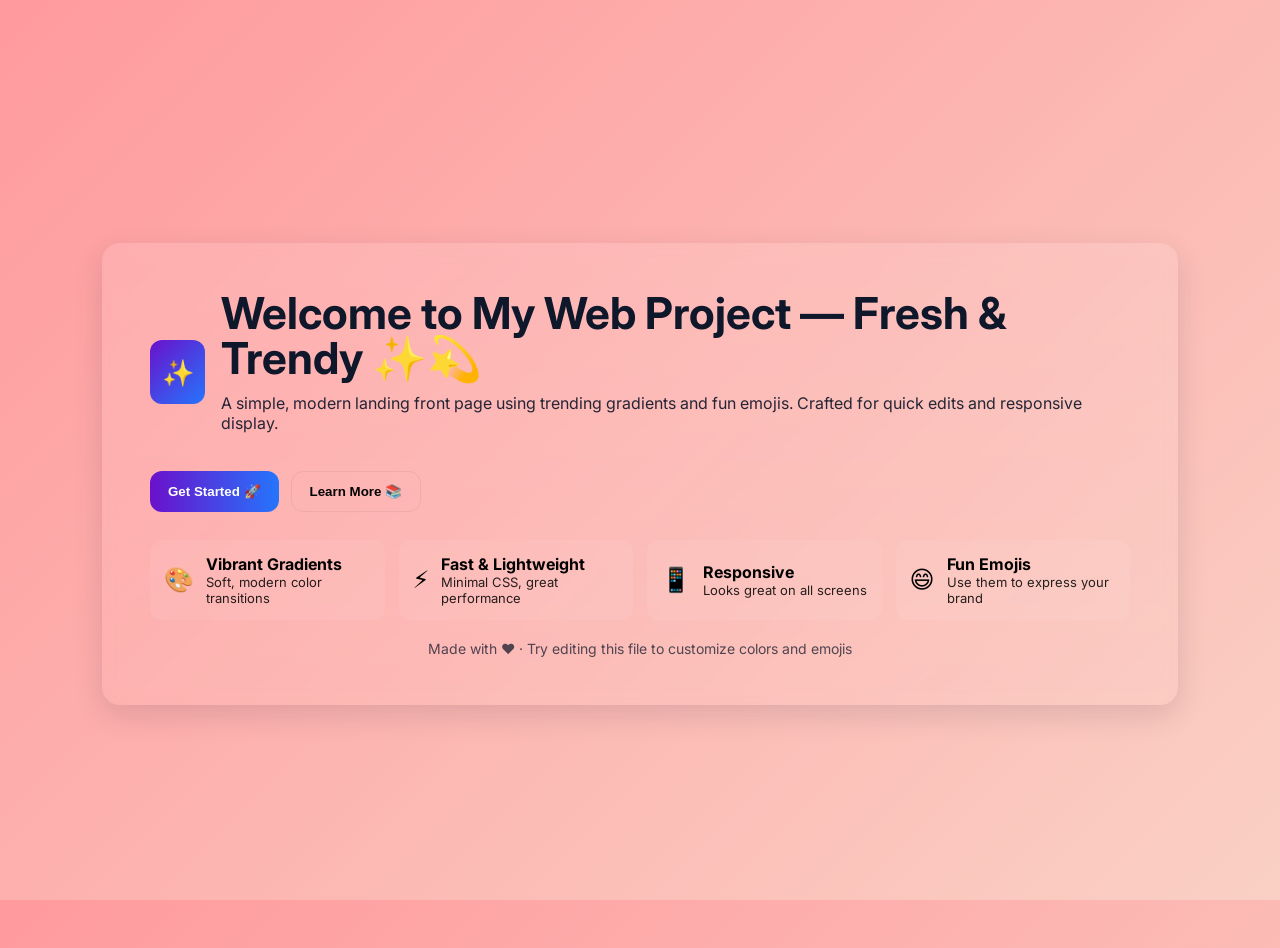
<file: index.html>
<!DOCTYPE html>
<html lang="en">
<head>
    <meta charset="UTF-8" />
    <meta name="viewport" content="width=device-width, initial-scale=1.0" />
    <title>My Web Project</title>
    <link href="https://fonts.googleapis.com/css2?family=Inter:wght@400;600;800&display=swap" rel="stylesheet">
    <style>
        :root{
            --bg1: #ff9a9e;
            --bg2: #fad0c4;
            --accent: #6a11cb;
            --accent2: #2575fc;
            --glass: rgba(255,255,255,0.12);
        }
        html,body{height:100%;margin:0;font-family:Inter,system-ui,Segoe UI,Roboto,'Helvetica Neue',Arial;}
        body{
            background: linear-gradient(135deg,var(--bg1),var(--bg2));
            display:flex;align-items:center;justify-content:center;padding:24px;
            -webkit-font-smoothing:antialiased;text-rendering:optimizeLegibility;
        }
        .card{width:100%;max-width:980px;background:linear-gradient(180deg, rgba(255,255,255,0.12), rgba(255,255,255,0.06));border-radius:18px;padding:48px;box-shadow:0 10px 30px rgba(20,20,40,0.12);backdrop-filter: blur(8px);}
        .header{display:flex;align-items:center;gap:16px}
        .logo{width:64px;height:64px;border-radius:12px;background:linear-gradient(135deg,var(--accent),var(--accent2));display:flex;align-items:center;justify-content:center;color:white;font-weight:800;font-size:26px}
        h1{margin:0;font-size:clamp(28px,5vw,44px);line-height:1.02;color:#0f172a}
        p.lead{margin:12px 0 20px;color:#071024;opacity:0.88;font-size:16px}
        .actions{display:flex;gap:12px;margin-top:18px}
        .btn{border:0;padding:12px 18px;border-radius:12px;font-weight:600;cursor:pointer}
        .btn-primary{background:linear-gradient(90deg,var(--accent),var(--accent2));color:white}
        .btn-ghost{background:transparent;border:1px solid rgba(10,10,30,0.06)}
        .grid{display:grid;grid-template-columns:repeat(auto-fit,minmax(150px,1fr));gap:14px;margin-top:28px}
        .feature{background:rgba(255,255,255,0.06);padding:14px;border-radius:12px;display:flex;align-items:center;gap:12px}
        .emoji{font-size:24px}
        footer{margin-top:20px;text-align:center;color:#071024;opacity:0.7;font-size:14px}
        @media (prefers-color-scheme:dark){
            body{background:linear-gradient(135deg,#0f0c29,#302b63);} 
            .card{background:linear-gradient(180deg, rgba(255,255,255,0.03), rgba(255,255,255,0.02));color:#e6eef8}
            h1, p.lead, footer{color:#e6eef8}
        }
    </style>
</head>
<body>
    <main class="card" role="main">
        <div class="header">
            <div class="logo">✨</div>
            <div>
                <h1>Welcome to My Web Project — Fresh & Trendy ✨💫</h1>
                <p class="lead">A simple, modern landing front page using trending gradients and fun emojis. Crafted for quick edits and responsive display.</p>
            </div>
        </div>

        <div class="actions">
            <button class="btn btn-primary">Get Started 🚀</button>
            <button class="btn btn-ghost">Learn More 📚</button>
        </div>

        <div class="grid">
            <div class="feature"><div class="emoji">🎨</div><div><strong>Vibrant Gradients</strong><div style="font-size:13px;opacity:0.85">Soft, modern color transitions</div></div></div>
            <div class="feature"><div class="emoji">⚡</div><div><strong>Fast & Lightweight</strong><div style="font-size:13px;opacity:0.85">Minimal CSS, great performance</div></div></div>
            <div class="feature"><div class="emoji">📱</div><div><strong>Responsive</strong><div style="font-size:13px;opacity:0.85">Looks great on all screens</div></div></div>
            <div class="feature"><div class="emoji">😄</div><div><strong>Fun Emojis</strong><div style="font-size:13px;opacity:0.85">Use them to express your brand</div></div></div>
        </div>

        <footer>Made with ❤️ · Try editing this file to customize colors and emojis</footer>
    </main>

</body>
</html>
</file>
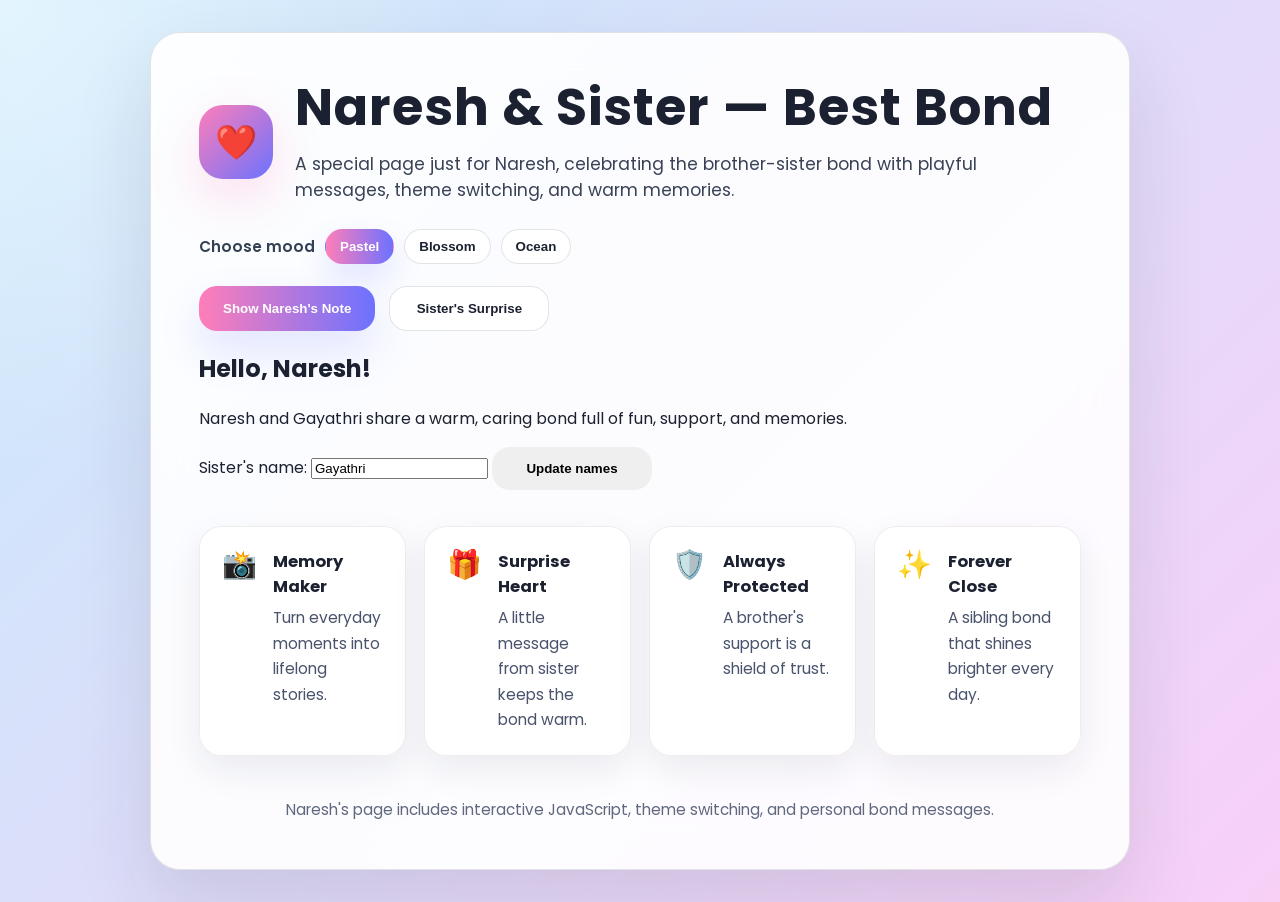
<file: frontpage.html>
<!DOCTYPE html>
<html lang="en">
<head>
    <meta charset="UTF-8" />
    <meta name="viewport" content="width=device-width, initial-scale=1.0" />
    <title>Naresh & Sister</title>
    <link href="https://fonts.googleapis.com/css2?family=Poppins:wght@400;600;700;800&display=swap" rel="stylesheet">
    <link rel="stylesheet" href="style.css">
</head>
<body>
    <main class="card" role="main">
        <div class="header">
            <div class="logo">❤️</div>
            <div>
                <h1>Naresh & Sister — Best Bond</h1>
                <p class="lead">A special page just for Naresh, celebrating the brother-sister bond with playful messages, theme switching, and warm memories.</p>
            </div>
        </div>

        <div class="toolbar">
            <div class="theme-switcher">
                <span>Choose mood</span>
                <button class="theme-btn active" type="button" data-theme="pastel">Pastel</button>
                <button class="theme-btn" type="button" data-theme="blossom">Blossom</button>
                <button class="theme-btn" type="button" data-theme="ocean">Ocean</button>
            </div>
        </div>

        <div class="actions">
            <button class="btn btn-primary" id="showMessage">Show Naresh's Note</button>
            <button class="btn btn-ghost" id="surpriseButton">Sister's Surprise</button>
        </div>

        <section class="message-panel">
            <div class="message-card">
                <h2>Hello, <span id="heroName">Naresh</span>!</h2>
                <p id="bondMessage">Naresh and Gayathri share a warm, caring bond full of fun, support, and memories.</p>
            </div>
        </section>

        <section class="form-panel">
            <label for="siblingName">Sister's name:</label>
            <input id="siblingName" type="text" placeholder="Enter sister's name" value="Gayathri" />
            <button class="btn btn-secondary" id="updateNames">Update names</button>
        </section>

        <div class="grid">
            <div class="feature"><div class="emoji">📸</div><div><strong>Memory Maker</strong><div class="feature-text">Turn everyday moments into lifelong stories.</div></div></div>
            <div class="feature"><div class="emoji">🎁</div><div><strong>Surprise Heart</strong><div class="feature-text">A little message from sister keeps the bond warm.</div></div></div>
            <div class="feature"><div class="emoji">🛡️</div><div><strong>Always Protected</strong><div class="feature-text">A brother's support is a shield of trust.</div></div></div>
            <div class="feature"><div class="emoji">✨</div><div><strong>Forever Close</strong><div class="feature-text">A sibling bond that shines brighter every day.</div></div></div>
        </div>

        <footer>Naresh's page includes interactive JavaScript, theme switching, and personal bond messages.</footer>
    </main>
    <script src="script.js"></script>
</body>
</html>
</file>
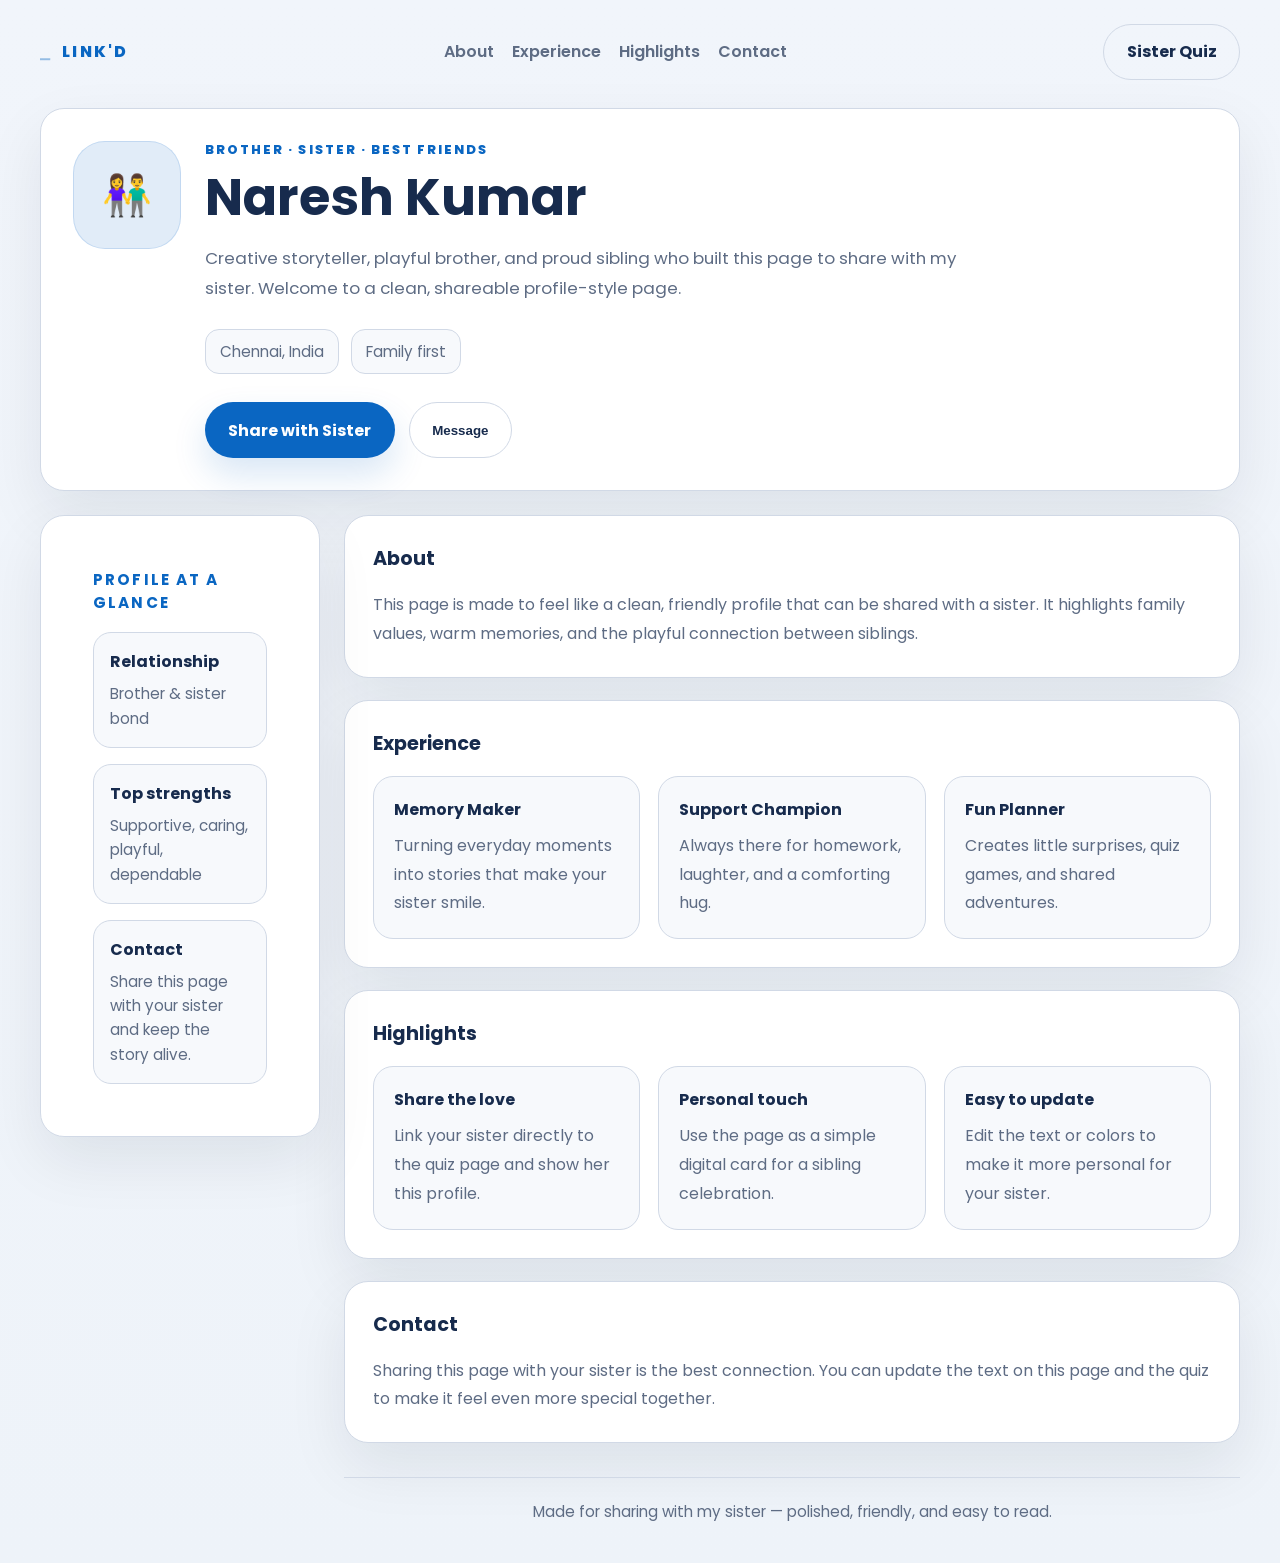
<file: naresh.html>
<!DOCTYPE html>
<html lang="en">
<head>
    <meta charset="UTF-8" />
    <meta name="viewport" content="width=device-width, initial-scale=1.0" />
    <title>Naresh & Sister | Connected Profile</title>
    <link href="https://fonts.googleapis.com/css2?family=Poppins:wght@400;500;600;700;800&display=swap" rel="stylesheet">
    <link rel="stylesheet" href="linkedin.css">
</head>
<body>
  <div class="page-shell">
    <header class="topbar">
      <div class="brand">Link'd</div>
      <nav class="nav-links">
        <a href="#about">About</a>
        <a href="#experience">Experience</a>
        <a href="#highlights">Highlights</a>
        <a href="#contact">Contact</a>
      </nav>
      <a class="btn btn-outline" href="sister-love.html">Sister Quiz</a>
    </header>

    <main class="profile-grid">
      <section class="hero-card">
        <div class="profile-banner">
          <div class="profile-chip">👫</div>
          <div>
            <p class="headline-label">Brother · Sister · Best friends</p>
            <h1>Naresh Kumar</h1>
            <p class="profile-title">Creative storyteller, playful brother, and proud sibling who built this page to share with my sister. Welcome to a clean, shareable profile-style page.</p>
            <div class="profile-meta">
              <span>Chennai, India</span>
              <span>Family first</span>
            </div>
            <div class="hero-actions">
              <a class="btn btn-primary" href="sister-love.html">Share with Sister</a>
              <button class="btn btn-secondary">Message</button>
            </div>
          </div>
        </div>
      </section>

      <aside class="profile-aside">
        <div class="profile-card">
          <h2>Profile at a glance</h2>
          <ul>
            <li>
              <strong>Relationship</strong>
              <span>Brother & sister bond</span>
            </li>
            <li>
              <strong>Top strengths</strong>
              <span>Supportive, caring, playful, dependable</span>
            </li>
            <li>
              <strong>Contact</strong>
              <span>Share this page with your sister and keep the story alive.</span>
            </li>
          </ul>
        </div>
      </aside>

      <section class="profile-content">
        <article id="about" class="section-card">
          <h2>About</h2>
          <p>This page is made to feel like a clean, friendly profile that can be shared with a sister. It highlights family values, warm memories, and the playful connection between siblings.</p>
        </article>

        <article id="experience" class="section-card">
          <h2>Experience</h2>
          <div class="section-grid">
            <div class="section-block">
              <strong>Memory Maker</strong>
              <p>Turning everyday moments into stories that make your sister smile.</p>
            </div>
            <div class="section-block">
              <strong>Support Champion</strong>
              <p>Always there for homework, laughter, and a comforting hug.</p>
            </div>
            <div class="section-block">
              <strong>Fun Planner</strong>
              <p>Creates little surprises, quiz games, and shared adventures.</p>
            </div>
          </div>
        </article>

        <article id="highlights" class="section-card">
          <h2>Highlights</h2>
          <div class="section-grid">
            <div class="section-block">
              <strong>Share the love</strong>
              <p>Link your sister directly to the quiz page and show her this profile.</p>
            </div>
            <div class="section-block">
              <strong>Personal touch</strong>
              <p>Use the page as a simple digital card for a sibling celebration.</p>
            </div>
            <div class="section-block">
              <strong>Easy to update</strong>
              <p>Edit the text or colors to make it more personal for your sister.</p>
            </div>
          </div>
        </article>

        <article id="contact" class="section-card">
          <h2>Contact</h2>
          <p>Sharing this page with your sister is the best connection. You can update the text on this page and the quiz to make it feel even more special together.</p>
        </article>

        <div class="footer-note">Made for sharing with my sister — polished, friendly, and easy to read.</div>
      </section>
    </main>
  </div>
</body>
</html>
</file>
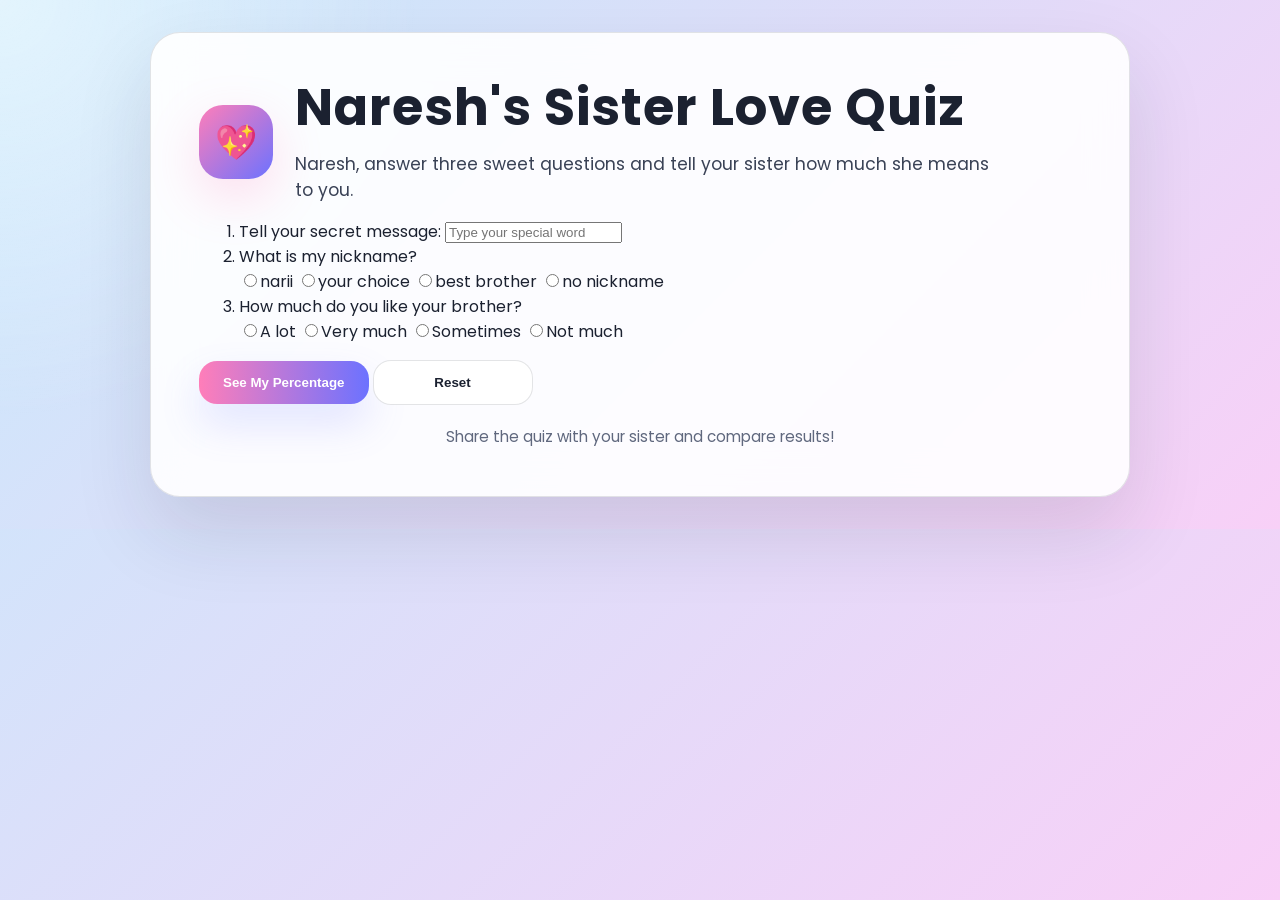
<file: sister-love.html>
<!DOCTYPE html>
<html lang="en">
<head>
  <meta charset="utf-8" />
  <meta name="viewport" content="width=device-width,initial-scale=1" />
  <title>Sister Love Quiz</title>
  <link href="https://fonts.googleapis.com/css2?family=Poppins:wght@400;600;700;800&display=swap" rel="stylesheet">
  <link rel="stylesheet" href="style.css">
</head>
<body>
  <main class="card">
    <div class="header">
      <div class="logo">💖</div>
      <div>
        <h1>Naresh's Sister Love Quiz</h1>
        <p class="lead">Naresh, answer three sweet questions and tell your sister how much she means to you.</p>
      </div>
    </div>

    <form id="sisterQuiz" class="quiz-form">
      <ol>
        <li>
          <label>Tell your secret message:</label>
          <input id="secretText" name="q1" type="text" placeholder="Type your special word" required />
        </li>
        <li>
          <label>What is my nickname?</label>
          <div>
            <label><input type="radio" name="q2" value="5" required>narii</label>
            <label><input type="radio" name="q2" value="4">your choice</label>
            <label><input type="radio" name="q2" value="2">best brother</label>
            <label><input type="radio" name="q2" value="0">no nickname</label>
          </div>
        </li>
        <li>
          <label>How much do you like your brother?</label>
          <div>
            <label><input type="radio" name="q3" value="5">A lot</label>
            <label><input type="radio" name="q3" value="4">Very much</label>
            <label><input type="radio" name="q3" value="2">Sometimes</label>
            <label><input type="radio" name="q3" value="0">Not much</label>
          </div>
        </li>
      </ol>

      <div class="quiz-actions">
        <button type="submit" class="btn btn-primary">See My Percentage</button>
        <button type="button" id="quizReset" class="btn btn-ghost">Reset</button>
      </div>
    </form>

    <div id="quizResult" class="quiz-result" aria-live="polite" style="display:none; margin-top:20px; padding:16px; border-radius:12px; background:var(--bg2);">
      <h2 id="resultPercent"></h2>
      <p id="resultText"></p>
    </div>

    <footer style="margin-top:20px">Share the quiz with your sister and compare results!</footer>
  </main>

  <script src="script.js"></script>
</body>
</html>
</file>
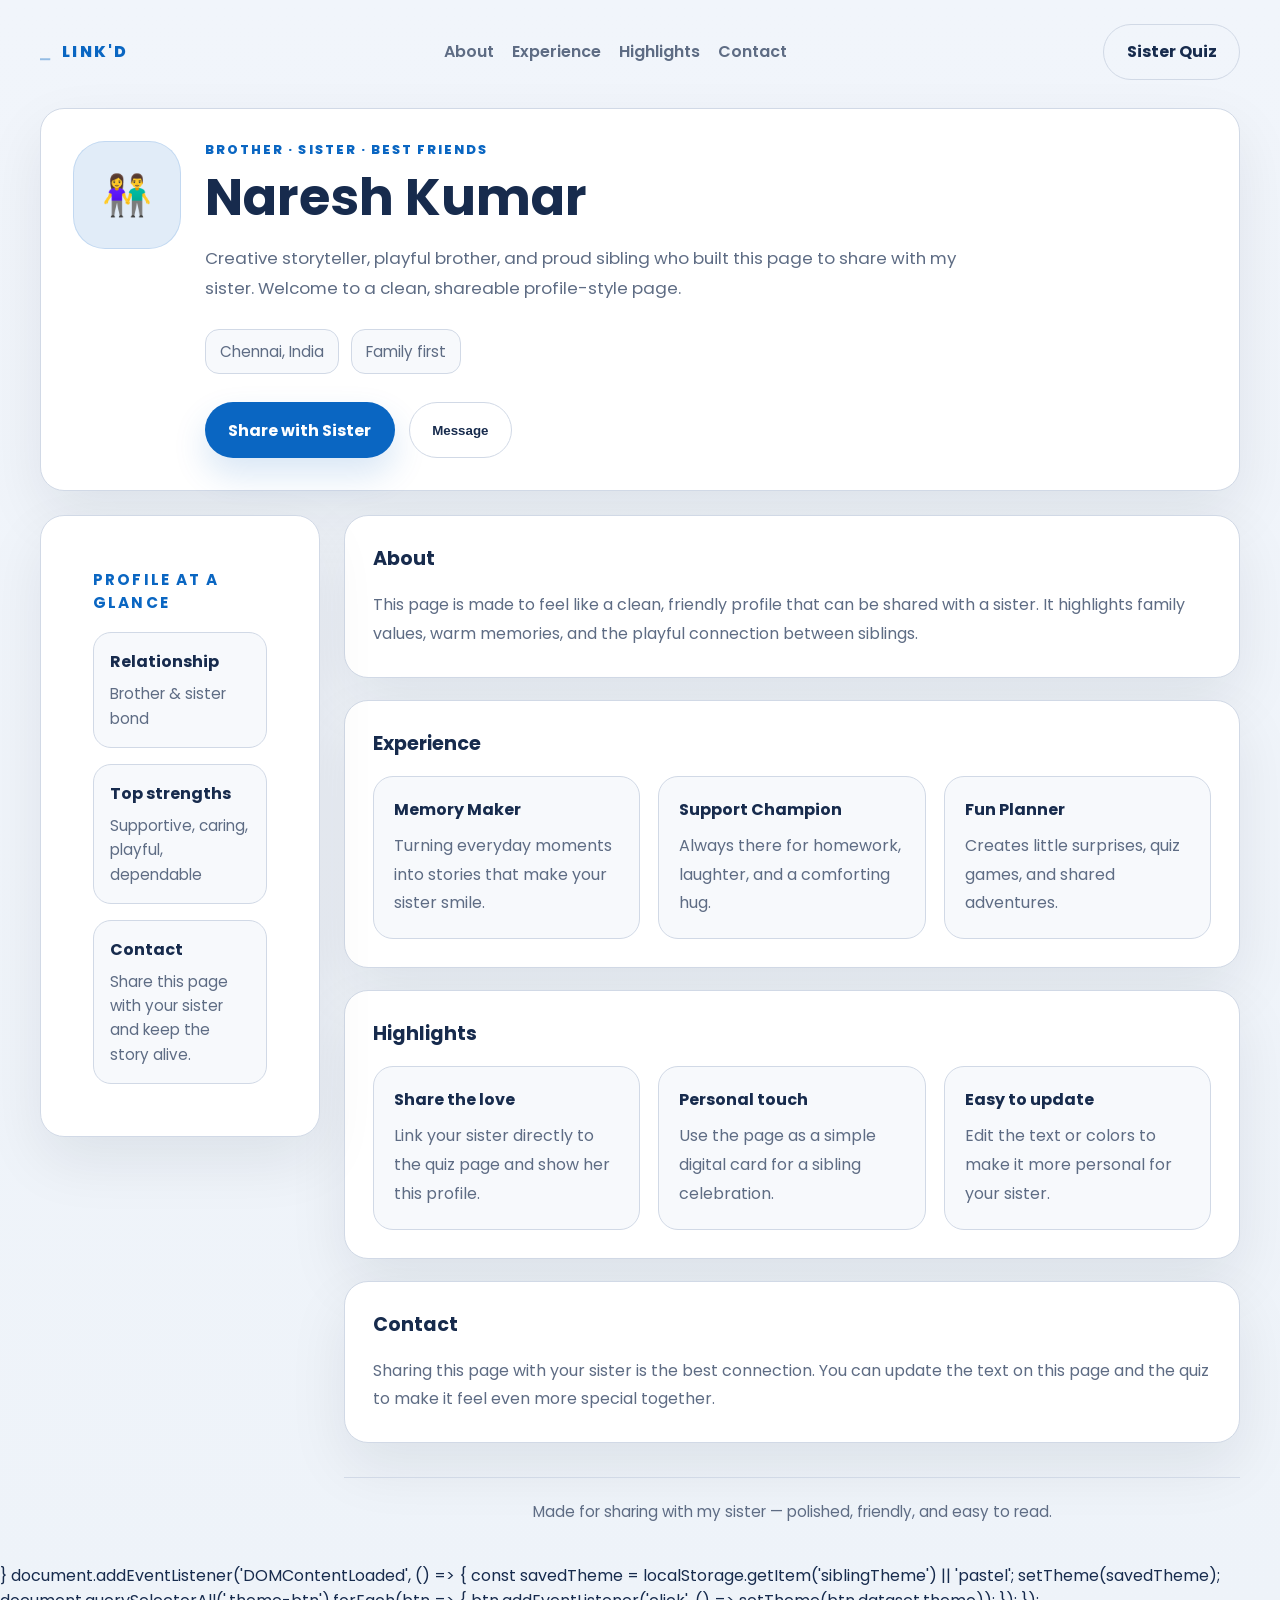
<file: welcome.html>
﻿<!DOCTYPE html>
<html lang="en">
<head>
  <meta charset="UTF-8" />
  <meta name="viewport" content="width=device-width, initial-scale=1.0" />
  <title>Naresh & Sister | Connected Profile</title>
  <link href="https://fonts.googleapis.com/css2?family=Poppins:wght@400;500;600;700;800&display=swap" rel="stylesheet">
  <link rel="stylesheet" href="linkedin.css">
</head>
<body>
  <div class="page-shell">
    <header class="topbar">
      <div class="brand">Link'd</div>
      <nav class="nav-links">
        <a href="#about">About</a>
        <a href="#experience">Experience</a>
        <a href="#highlights">Highlights</a>
        <a href="#contact">Contact</a>
      </nav>
      <a class="btn btn-outline" href="sister-love.html">Sister Quiz</a>
    </header>

    <main class="profile-grid">
      <section class="hero-card">
        <div class="profile-banner">
          <div class="profile-chip">👫</div>
          <div>
            <p class="headline-label">Brother · Sister · Best friends</p>
            <h1>Naresh Kumar</h1>
            <p class="profile-title">Creative storyteller, playful brother, and proud sibling who built this page to share with my sister. Welcome to a clean, shareable profile-style page.</p>
            <div class="profile-meta">
              <span>Chennai, India</span>
              <span>Family first</span>
            </div>
            <div class="hero-actions">
              <a class="btn btn-primary" href="sister-love.html">Share with Sister</a>
              <button class="btn btn-secondary">Message</button>
            </div>
          </div>
        </div>
      </section>

      <aside class="profile-aside">
        <div class="profile-card">
          <h2>Profile at a glance</h2>
          <ul>
            <li>
              <strong>Relationship</strong>
              <span>Brother & sister bond</span>
            </li>
            <li>
              <strong>Top strengths</strong>
              <span>Supportive, caring, playful, dependable</span>
            </li>
            <li>
              <strong>Contact</strong>
              <span>Share this page with your sister and keep the story alive.</span>
            </li>
          </ul>
        </div>
      </aside>

      <section class="profile-content">
        <article id="about" class="section-card">
          <h2>About</h2>
          <p>This page is made to feel like a clean, friendly profile that can be shared with a sister. It highlights family values, warm memories, and the playful connection between siblings.</p>
        </article>

        <article id="experience" class="section-card">
          <h2>Experience</h2>
          <div class="section-grid">
            <div class="section-block">
              <strong>Memory Maker</strong>
              <p>Turning everyday moments into stories that make your sister smile.</p>
            </div>
            <div class="section-block">
              <strong>Support Champion</strong>
              <p>Always there for homework, laughter, and a comforting hug.</p>
            </div>
            <div class="section-block">
              <strong>Fun Planner</strong>
              <p>Creates little surprises, quiz games, and shared adventures.</p>
            </div>
          </div>
        </article>

        <article id="highlights" class="section-card">
          <h2>Highlights</h2>
          <div class="section-grid">
            <div class="section-block">
              <strong>Share the love</strong>
              <p>Link your sister directly to the quiz page and show her this profile.</p>
            </div>
            <div class="section-block">
              <strong>Personal touch</strong>
              <p>Use the page as a simple digital card for a sibling celebration.</p>
            </div>
            <div class="section-block">
              <strong>Easy to update</strong>
              <p>Edit the text or colors to make it more personal for your sister.</p>
            </div>
          </div>
        </article>

        <article id="contact" class="section-card">
          <h2>Contact</h2>
          <p>Sharing this page with your sister is the best connection. You can update the text on this page and the quiz to make it feel even more special together.</p>
        </article>

        <div class="footer-note">Made for sharing with my sister — polished, friendly, and easy to read.</div>
      </section>
    </main>
  </div>
</body>
</html>

    }

    document.addEventListener('DOMContentLoaded', () => {
      const savedTheme = localStorage.getItem('siblingTheme') || 'pastel';
      setTheme(savedTheme);
      document.querySelectorAll('.theme-btn').forEach(btn => {
        btn.addEventListener('click', () => setTheme(btn.dataset.theme));
      });
    });
    </script>
</body>
</html>
</file>
<file: style.css>
﻿:root {
  --bg1: #c7eafc;
  --bg2: #f8d0f7;
  --accent: #ff7eb9;
  --accent2: #6c72ff;
  --text: #1b2130;
  --surface: rgba(255, 255, 255, 0.9);
  --surface-strong: rgba(255, 255, 255, 0.98);
  --border: rgba(27, 33, 48, 0.12);
}
/*
 Alternate palettes — copy/paste the block below to replace the :root block.

 Blossom:
 :root {
   --bg1: #ffe4f2;
   --bg2: #ffd6b6;
   --accent: #ff6eb4;
   --accent2: #ffa94d;
   --text: #2f111b;
 }

 Ocean:
 :root {
   --bg1: #d8f3dc;
   --bg2: #bee3f8;
   --accent: #40916c;
   --accent2: #3b5bdb;
   --text: #102a43;
 }
*/
* {
  box-sizing: border-box;
}
html,
body {
  min-height: 100%;
  margin: 0;
  padding: 0;
  font-family: 'Poppins', sans-serif;
  background: radial-gradient(circle at top left, rgba(255, 255, 255, 0.5), transparent 30%),
    linear-gradient(135deg, var(--bg1), var(--bg2));
  color: var(--text);
}
body {
  display: flex;
  align-items: center;
  justify-content: center;
  padding: 32px;
}
main.card {
  width: 100%;
  max-width: 980px;
  background: var(--surface);
  border: 1px solid var(--border);
  border-radius: 30px;
  box-shadow: 0 36px 80px rgba(27, 33, 48, 0.12);
  backdrop-filter: blur(20px);
  padding: 48px;
}
.header {
  display: grid;
  grid-template-columns: auto 1fr;
  gap: 22px;
  align-items: center;
}
.logo {
  width: 74px;
  height: 74px;
  border-radius: 24px;
  display: inline-flex;
  align-items: center;
  justify-content: center;
  color: white;
  font-weight: 800;
  font-size: 34px;
  background: linear-gradient(135deg, var(--accent), var(--accent2));
  box-shadow: 0 18px 50px rgba(255, 126, 185, 0.24);
}
h1 {
  margin: 0;
  font-size: clamp(2.4rem, 4vw, 4.4rem);
  line-height: 1.02;
  letter-spacing: 1px;
  color: var(--text);
  text-transform: capitalize;
}
p.lead {
  margin: 18px 0 0;
  max-width: 700px;
  color: #2f384d;
  opacity: 0.95;
  font-size: 1.08rem;
}
.toolbar {
  display: flex;
  flex-wrap: wrap;
  justify-content: space-between;
  gap: 14px;
  margin-top: 26px;
  align-items: center;
}
.theme-switcher {
  display: flex;
  align-items: center;
  gap: 10px;
  font-size: 0.95rem;
  color: #576272;
}
.theme-switcher span {
  font-weight: 600;
  color: #334155;
}
.theme-btn {
  border: 1px solid rgba(27, 33, 48, 0.12);
  background: rgba(255, 255, 255, 0.92);
  color: var(--text);
  border-radius: 999px;
  padding: 9px 14px;
  font-weight: 700;
  cursor: pointer;
  transition: transform 0.22s ease, background 0.22s ease, box-shadow 0.22s ease;
}
.theme-btn.active {
  background: linear-gradient(90deg, var(--accent), var(--accent2));
  color: white;
  border-color: transparent;
  box-shadow: 0 14px 30px rgba(108, 114, 255, 0.18);
}
.theme-btn:hover {
  transform: translateY(-1px);
}
.actions {
  display: flex;
  flex-wrap: wrap;
  gap: 14px;
  margin-top: 22px;
}
.btn {
  display: inline-flex;
  align-items: center;
  justify-content: center;
  gap: 0.7rem;
  min-width: 160px;
  padding: 14px 24px;
  border-radius: 18px;
  border: none;
  font-weight: 700;
  cursor: pointer;
  transition: transform 0.22s ease, box-shadow 0.22s ease, background 0.22s ease;
}
.btn-primary {
  background: linear-gradient(90deg, var(--accent), var(--accent2));
  color: white;
  box-shadow: 0 20px 40px rgba(108, 114, 255, 0.18);
}
.btn-primary:hover {
  transform: translateY(-2px);
  box-shadow: 0 24px 48px rgba(108, 114, 255, 0.24);
}
.btn-ghost {
  background: rgba(255, 255, 255, 0.88);
  color: var(--text);
  border: 1px solid rgba(27, 33, 48, 0.12);
}
.btn-ghost:hover {
  transform: translateY(-2px);
  background: rgba(255, 255, 255, 0.98);
}
.photo-grid {
  display: grid;
  grid-template-columns: repeat(auto-fit, minmax(220px, 1fr));
  gap: 18px;
  margin-top: 28px;
}
.photo-card {
  position: relative;
  overflow: hidden;
  border-radius: 28px;
  background: linear-gradient(135deg, rgba(255, 255, 255, 0.95), rgba(255, 255, 255, 0.8));
  border: 1px solid rgba(27, 33, 48, 0.08);
  padding: 28px 20px;
  min-height: 210px;
  display: flex;
  flex-direction: column;
  justify-content: center;
  align-items: center;
  text-align: center;
  box-shadow: 0 16px 40px rgba(27, 33, 48, 0.08);
}
.photo-circle {
  width: 110px;
  height: 110px;
  border-radius: 50%;
  background: linear-gradient(135deg, var(--accent), var(--accent2));
  display: flex;
  align-items: center;
  justify-content: center;
  font-size: 44px;
  color: white;
  margin-bottom: 18px;
  box-shadow: 0 14px 30px rgba(108, 114, 255, 0.16);
}
.photo-label {
  font-weight: 700;
  color: var(--text);
  font-size: 1.05rem;
}
.grid {
  display: grid;
  grid-template-columns: repeat(auto-fit, minmax(180px, 1fr));
  gap: 18px;
  margin-top: 36px;
}
.feature {
  display: flex;
  align-items: flex-start;
  gap: 16px;
  padding: 22px;
  border-radius: 22px;
  background: rgba(255, 255, 255, 0.92);
  border: 1px solid rgba(27, 33, 48, 0.08);
  box-shadow: 0 14px 35px rgba(27, 33, 48, 0.08);
}
.emoji {
  font-size: 28px;
  line-height: 1;
  margin-top: 2px;
}
.feature strong {
  display: block;
  font-size: 1.02rem;
  margin-bottom: 6px;
  color: #1b2130;
}
.feature-text {
  color: #49536c;
  font-size: 0.97rem;
  line-height: 1.65;
}
footer {
  margin-top: 42px;
  text-align: center;
  font-size: 0.95rem;
  color: #49536c;
  opacity: 0.88;
}
@media (max-width: 720px) {
  body {
    padding: 22px;
  }
  .header {
    grid-template-columns: 1fr;
    text-align: center;
  }
  .toolbar {
    flex-direction: column;
    align-items: stretch;
    text-align: center;
  }
  .theme-switcher {
    justify-content: center;
  }
  .logo {
    margin: 0 auto;
  }
  .actions {
    justify-content: center;
  }
  main.card {
    padding: 34px;
  }
}
@media (prefers-reduced-motion: reduce) {
  * {
    transition: none !important;
    animation: none !important;
  }
}
@media (prefers-color-scheme: dark) {
  :root {
    --bg1: #0b1021;
    --bg2: #2d254d;
    --accent: #d96ed8;
    --accent2: #7dc1ff;
    --text: #f0eef8;
    --border: rgba(255, 255, 255, 0.08);
  }
  body {
    background: radial-gradient(circle at top left, rgba(109, 110, 255, 0.16), transparent 28%),
      linear-gradient(135deg, var(--bg1), var(--bg2));
  }
  main.card {
    background: rgba(16, 18, 36, 0.88);
    border-color: rgba(255, 255, 255, 0.08);
    color: #f0eef8;
  }
  p.lead,
  .feature-text,
  footer,
  .theme-switcher,
  .photo-label {
    color: rgba(240, 238, 248, 0.86);
  }
  .btn-ghost {
    background: rgba(255, 255, 255, 0.08);
    color: rgba(240, 238, 248, 0.92);
    border-color: rgba(255, 255, 255, 0.14);
    border-color: rgba(255, 255, 255, 0.14);
  }
}
</file>
<file: linkedin.css>
:root {
  --bg: #eef3f8;
  --surface: #ffffff;
  --surface-soft: #f7f9fc;
  --text: #172b4d;
  --muted: #5e6c84;
  --accent: #0a66c2;
  --accent-soft: rgba(10, 102, 194, 0.12);
  --border: #d1d9e6;
  --shadow: 0 24px 60px rgba(15, 23, 42, 0.08);
}
* {
  box-sizing: border-box;
}
html {
  scroll-behavior: smooth;
}
body {
  margin: 0;
  min-height: 100vh;
  font-family: 'Poppins', sans-serif;
  background: linear-gradient(180deg, #f1f5fb 0%, #eef3f9 100%);
  color: var(--text);
}
a {
  color: inherit;
  text-decoration: none;
}
.page-shell {
  width: min(1200px, calc(100% - 32px));
  margin: 0 auto;
  padding: 24px 0 40px;
}
.topbar {
  display: flex;
  align-items: center;
  justify-content: space-between;
  gap: 18px;
  margin-bottom: 28px;
}
.brand {
  display: inline-flex;
  align-items: center;
  gap: 10px;
  font-size: 1rem;
  font-weight: 800;
  letter-spacing: 0.14em;
  color: var(--accent);
  text-transform: uppercase;
}
.brand::before {
  content: '⎯';
  color: rgba(10, 102, 194, 0.4);
}
.nav-links {
  display: flex;
  flex-wrap: wrap;
  gap: 18px;
}
.nav-links a {
  color: var(--muted);
  font-weight: 600;
  transition: color 0.2s ease;
}
.nav-links a:hover {
  color: var(--accent);
}
.btn {
  display: inline-flex;
  align-items: center;
  justify-content: center;
  gap: 0.6rem;
  padding: 0.9rem 1.4rem;
  border-radius: 999px;
  border: 1px solid transparent;
  font-weight: 700;
  cursor: pointer;
  transition: transform 0.2s ease, box-shadow 0.2s ease, background 0.2s ease, color 0.2s ease;
}
.btn:hover {
  transform: translateY(-1px);
}
.btn-primary {
  background: var(--accent);
  color: #ffffff;
  box-shadow: 0 16px 34px rgba(10, 102, 194, 0.16);
}
.btn-secondary {
  background: #ffffff;
  color: var(--text);
  border-color: var(--border);
}
.btn-outline {
  background: transparent;
  color: var(--text);
  border-color: var(--border);
}
.profile-grid {
  display: grid;
  grid-template-columns: 280px 1fr;
  gap: 24px;
  align-items: start;
}
.hero-card,
.profile-aside,
.section-card {
  background: var(--surface);
  border: 1px solid var(--border);
  border-radius: 24px;
  box-shadow: var(--shadow);
}
.hero-card {
  grid-column: span 2;
  padding: 32px;
}
.profile-banner {
  display: grid;
  grid-template-columns: auto 1fr;
  gap: 24px;
  align-items: start;
}
.profile-chip {
  width: 108px;
  height: 108px;
  border-radius: 32px;
  background: var(--accent-soft);
  color: var(--accent);
  display: inline-flex;
  align-items: center;
  justify-content: center;
  font-size: 2.5rem;
  font-weight: 900;
  border: 1px solid rgba(10, 102, 194, 0.14);
}
.headline-label {
  margin: 0 0 12px;
  text-transform: uppercase;
  letter-spacing: 0.16em;
  font-size: 0.8rem;
  color: var(--accent);
  font-weight: 800;
}
.hero-card h1 {
  margin: 0;
  font-size: clamp(2.4rem, 4vw, 3.6rem);
  line-height: 1.02;
}
.profile-title {
  margin: 20px 0 0;
  max-width: 760px;
  color: var(--muted);
  font-size: 1.05rem;
  line-height: 1.8;
}
.profile-meta {
  display: flex;
  flex-wrap: wrap;
  gap: 12px;
  margin: 26px 0 0;
  color: var(--muted);
  font-size: 0.95rem;
}
.profile-meta span {
  display: inline-flex;
  align-items: center;
  gap: 8px;
  padding: 10px 14px;
  border-radius: 14px;
  background: var(--surface-soft);
  border: 1px solid var(--border);
}
.hero-actions {
  display: flex;
  flex-wrap: wrap;
  gap: 14px;
  margin-top: 28px;
}
.profile-aside {
  padding: 28px;
  display: flex;
  flex-direction: column;
  gap: 22px;
  position: sticky;
  top: 24px;
  align-self: start;
}
.profile-card {
  padding: 24px;
}
.profile-card h2 {
  margin: 0 0 18px;
  font-size: 0.95rem;
  text-transform: uppercase;
  letter-spacing: 0.14em;
  color: var(--accent);
}
.profile-card ul {
  margin: 0;
  padding: 0;
  list-style: none;
  display: grid;
  gap: 16px;
}
.profile-card li {
  display: grid;
  gap: 8px;
  padding: 16px;
  background: var(--surface-soft);
  border: 1px solid var(--border);
  border-radius: 18px;
}
.profile-card strong {
  display: block;
  font-size: 1rem;
  color: var(--text);
}
.profile-card span {
  color: var(--muted);
  font-size: 0.95rem;
  line-height: 1.6;
}
.section-card {
  padding: 28px;
}
.section-card + .section-card {
  margin-top: 22px;
}
.section-card h2 {
  margin: 0 0 18px;
  font-size: 1.2rem;
}
.section-card p {
  margin: 0;
  color: var(--muted);
  line-height: 1.8;
}
.section-grid {
  display: grid;
  gap: 18px;
  grid-template-columns: repeat(auto-fit, minmax(240px, 1fr));
  margin-top: 18px;
}
.section-block {
  background: var(--surface-soft);
  border: 1px solid var(--border);
  border-radius: 20px;
  padding: 20px;
}
.section-block strong {
  display: block;
  margin-bottom: 10px;
  font-size: 1rem;
  color: var(--text);
}
.section-block p {
  margin: 0;
  color: var(--muted);
}
.footer-note {
  margin-top: 34px;
  padding-top: 22px;
  border-top: 1px solid var(--border);
  color: var(--muted);
  font-size: 0.95rem;
  text-align: center;
}
@media (max-width: 980px) {
  .profile-grid {
    grid-template-columns: 1fr;
  }
  .hero-card {
    grid-column: auto;
  }
  .profile-aside {
    position: relative;
    top: 0;
  }
}
@media (max-width: 640px) {
  .page-shell {
    width: calc(100% - 24px);
  }
  .topbar {
    flex-direction: column;
    align-items: stretch;
  }
  .profile-banner {
    grid-template-columns: 1fr;
    text-align: center;
  }
  .profile-meta {
    justify-content: center;
  }
  .hero-actions {
    justify-content: center;
  }
  .profile-card,
  .section-card {
    padding: 22px;
  }
}
</file>
